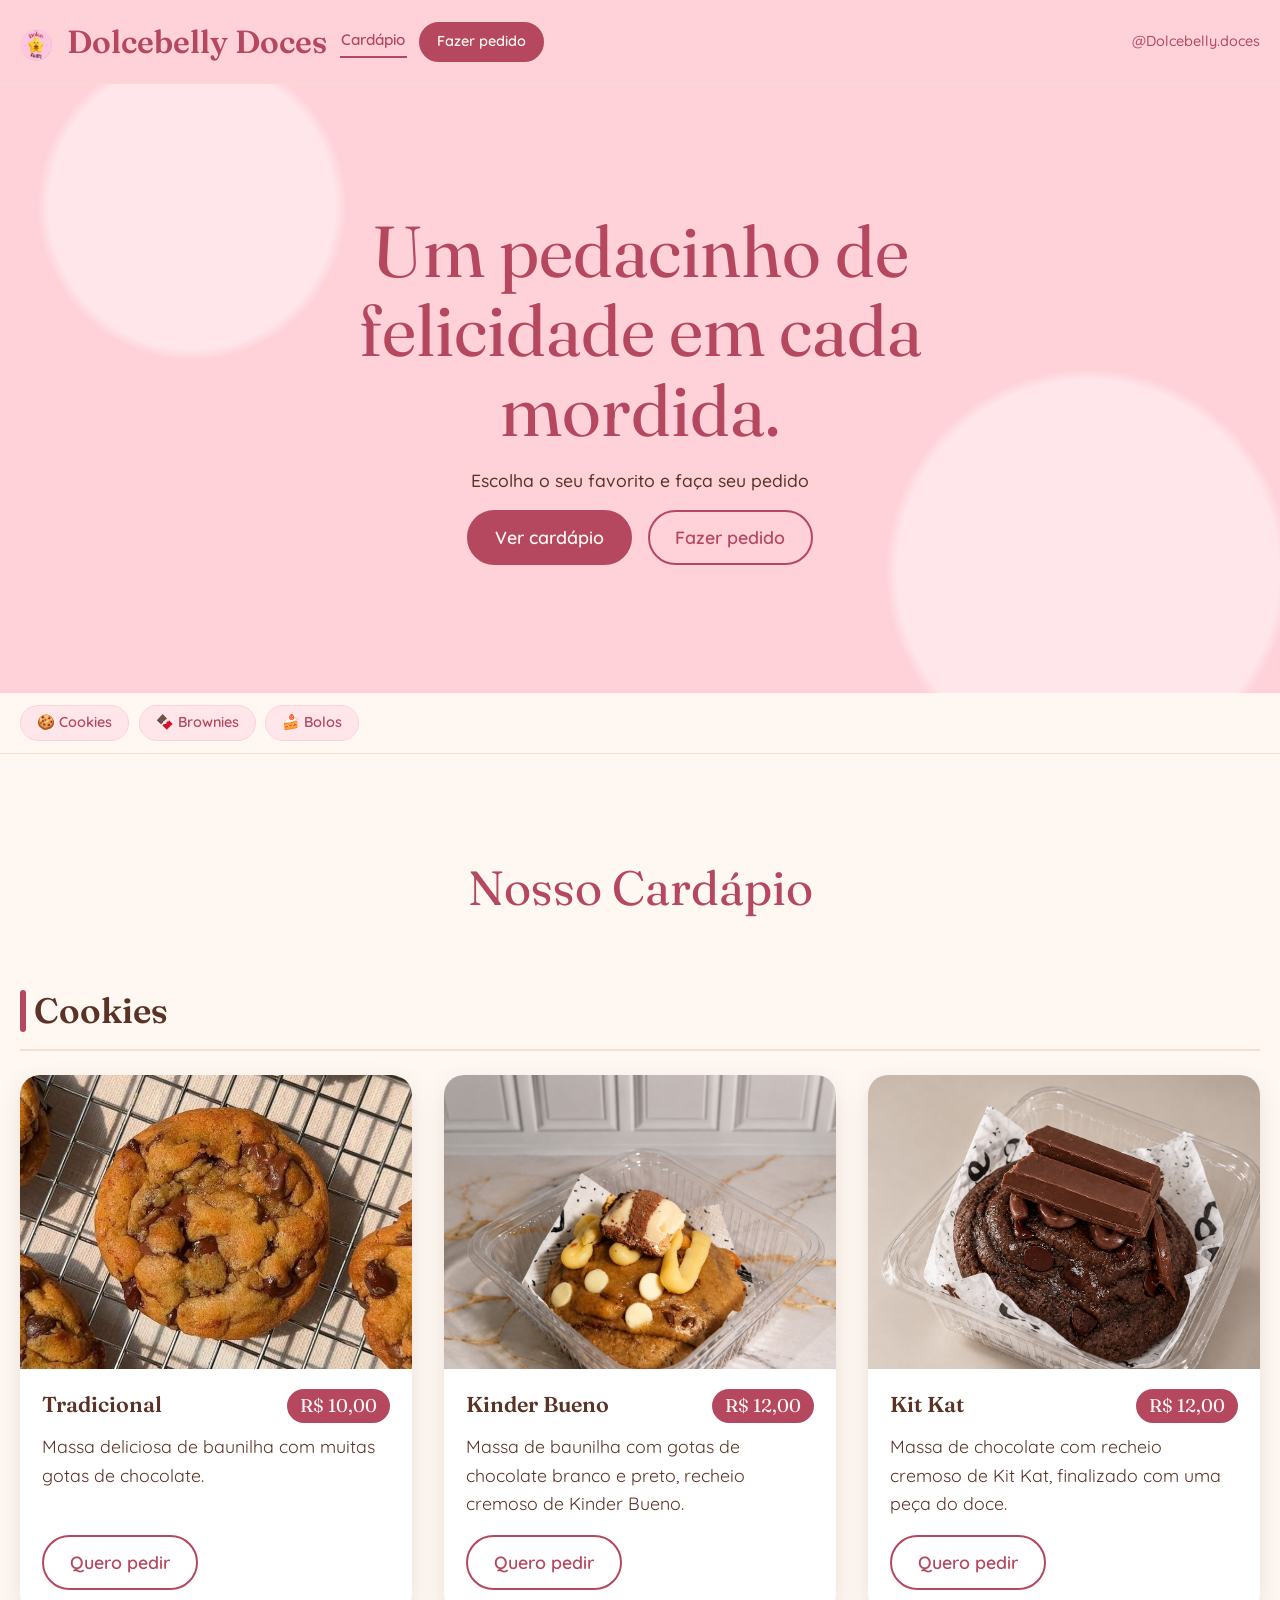
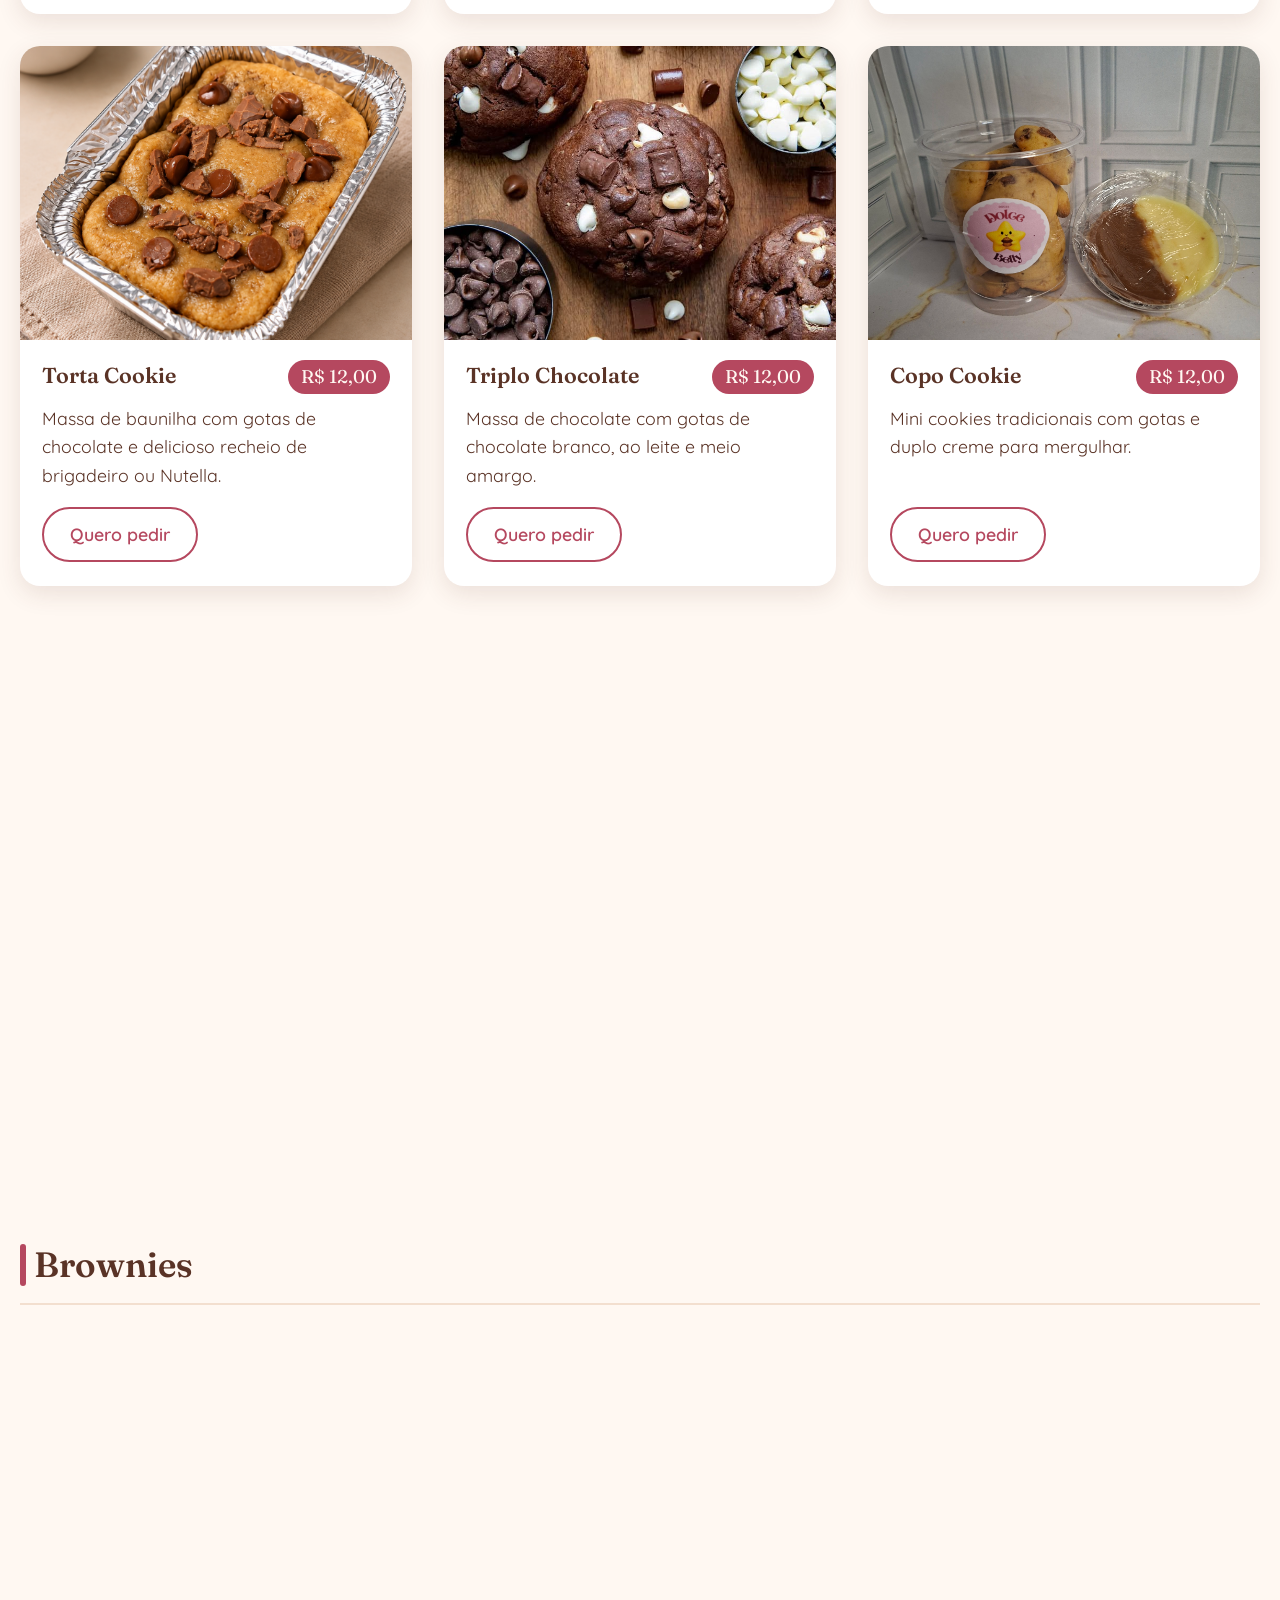
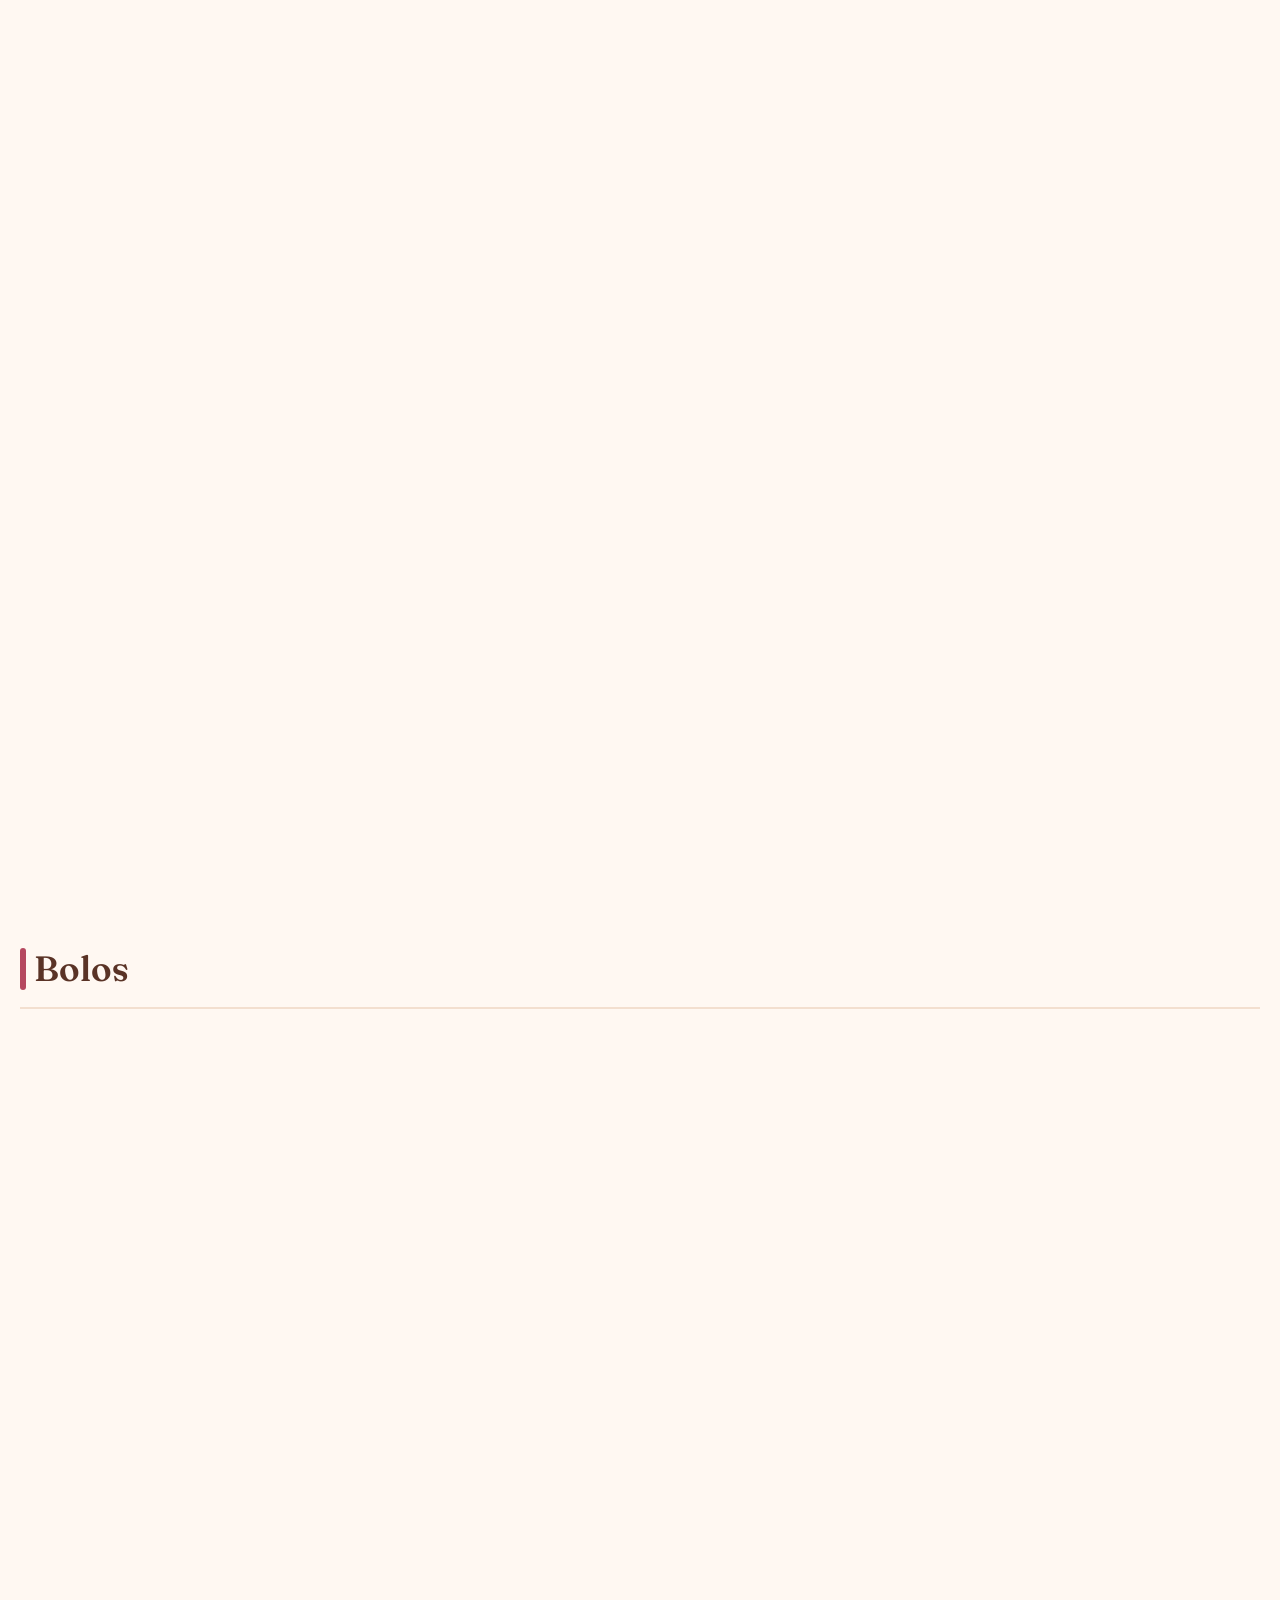
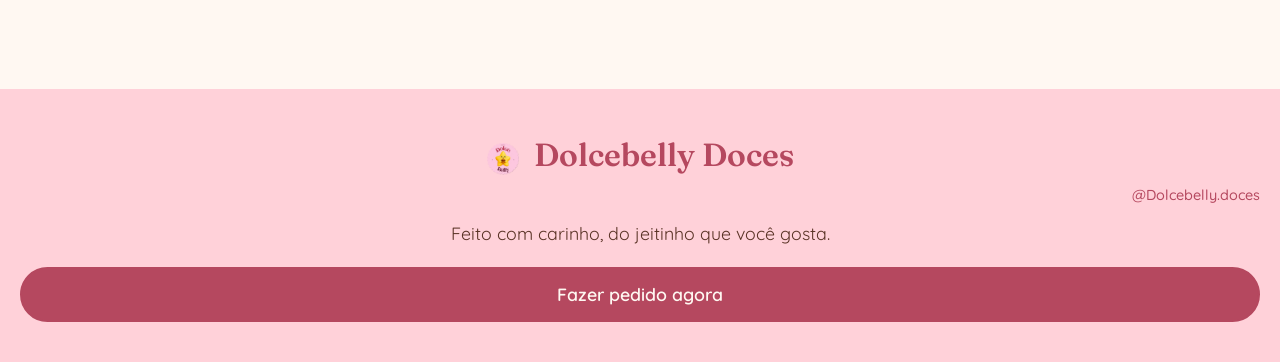
<file: index.html>
<!DOCTYPE html>
<html lang="pt-BR">
<head>
  <meta charset="UTF-8">
  <meta name="viewport" content="width=device-width, initial-scale=1">
  <title>Dolcebelly Doces | Cardápio</title>
  <meta name="description" content="Cardápio da Dolcebelly Doces — cookies, brownies e muito mais. @Dolcebelly.doces">
  <link rel="preconnect" href="https://fonts.googleapis.com">
  <link rel="preconnect" href="https://fonts.gstatic.com" crossorigin>
  <link rel="icon" href="img/estrelinha.png">
  <link href="https://fonts.googleapis.com/css2?family=Fraunces:opsz,wght@9..144,400;9..144,600&family=Quicksand:wght@400;500;600&display=swap" rel="stylesheet">
  <link rel="stylesheet" href="css/style.css">
</head>
<body>

  <header class="site-header">
    <div class="container header-inner">
      <p class="brand"><img src="img/estrelinha.png" alt="" class="brand-star"> Dolcebelly Doces</p>
      <nav class="header-nav" aria-label="Navegação principal">
        <a href="index.html" class="nav-link active">Cardápio</a>
        <a href="pedidos.html" class="nav-link btn btn-solid btn-sm">Fazer pedido</a>
      </nav>
      <a class="handle" href="https://www.instagram.com/dolcebelly.doces" target="_blank" rel="noopener">@Dolcebelly.doces</a>
    </div>
  </header>

  <main>
    <!-- Hero -->
    <section class="hero" aria-labelledby="hero-title">
      <div class="container hero-inner">
        <h1 id="hero-title">Um pedacinho de felicidade em cada mordida.</h1>
        <p class="hero-sub">Escolha o seu favorito e faça seu pedido</p>
        <div class="hero-actions">
          <a class="btn btn-solid" href="#cardapio">Ver cardápio</a>
          <a class="btn" href="pedidos.html">Fazer pedido</a>
        </div>
      </div>
    </section>

    <!-- Navegação rápida por categoria -->
    <div class="category-nav" aria-label="Ir para categoria">
      <div class="container">
        <a href="#sec-cookies" class="category-pill">🍪 Cookies</a>
        <a href="#sec-brownies" class="category-pill">🍫 Brownies</a>
        <a href="#sec-bolos" class="category-pill">🍰 Bolos</a>

      </div>
    </div>

    <!-- Cardápio -->
    <section class="menu" id="cardapio" aria-labelledby="menu-title">
      <div class="container">
        <h2 id="menu-title">Nosso Cardápio</h2>

        <!-- As seções de categoria são injetadas aqui pelo script.js -->
        <div id="menu-sections"></div>
      </div>
    </section>
  </main>

  <footer class="site-footer">
    <div class="container">
      <p class="brand"><img src="img/estrelinha.png" alt="" class="brand-star"> Dolcebelly Doces</p>
      <a class="handle" href="https://www.instagram.com/dolcebelly.doces" target="_blank" rel="noopener">@Dolcebelly.doces</a>
      <p class="footer-note">Feito com carinho, do jeitinho que você gosta.</p>
      <a href="pedidos.html" class="btn btn-solid" style="margin-top:1rem">Fazer pedido agora</a>
    </div>
  </footer>

  <script src="js/script.js"></script>
</body>
</html>
</file>
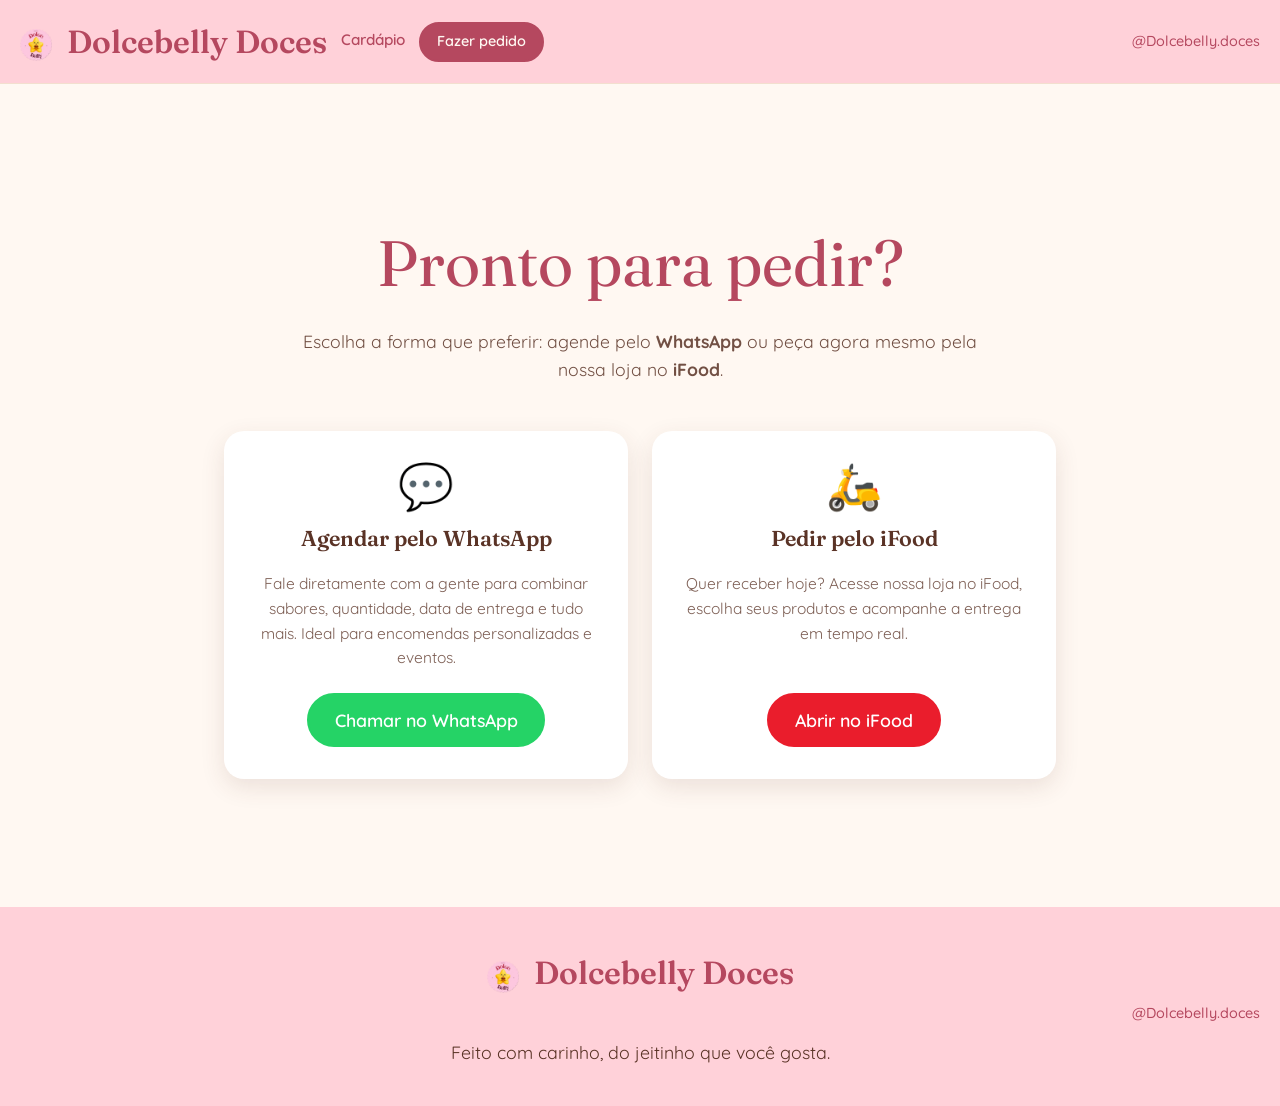
<file: pedidos.html>
<!DOCTYPE html>
<html lang="pt-BR">
<head>
  <meta charset="UTF-8">
  <meta name="viewport" content="width=device-width, initial-scale=1">
  <title>Dolcebelly Doces | Fazer Pedido</title>
  <meta name="description" content="Agende seu pedido na Dolcebelly Doces pelo WhatsApp ou peça agora pelo iFood.">
  <link rel="preconnect" href="https://fonts.googleapis.com">
  <link rel="preconnect" href="https://fonts.gstatic.com" crossorigin>
  <link rel="icon" href="img/estrelinha.png">
  <link href="https://fonts.googleapis.com/css2?family=Fraunces:opsz,wght@9..144,400;9..144,600&family=Quicksand:wght@400;500;600&display=swap" rel="stylesheet">
  <link rel="stylesheet" href="css/style.css">
</head>
<body>

  <header class="site-header">
    <div class="container header-inner">
      <p class="brand"><img src="img/estrelinha.png" alt="" class="brand-star"> Dolcebelly Doces</p>
      <nav class="header-nav" aria-label="Navegação principal">
        <a href="index.html" class="nav-link">Cardápio</a>
        <a href="pedidos.html" class="nav-link btn btn-solid btn-sm active">Fazer pedido</a>
      </nav>
      <a class="handle" href="https://www.instagram.com/dolcebelly.doces" target="_blank" rel="noopener">@Dolcebelly.doces</a>
    </div>
  </header>

  <main>
    <section class="order-cta" aria-labelledby="order-title">
      <div class="container order-cta-inner">

        <div class="order-cta-text">
          <h1 id="order-title">Pronto para pedir?</h1>
          <p>
            Escolha a forma que preferir: agende pelo <strong>WhatsApp</strong> ou peça agora mesmo pela nossa loja no <strong>iFood</strong>.
          </p>
        </div>

        <div class="order-cta-cards">

          <!-- WhatsApp -->
          <div class="cta-card">
            <div class="cta-icon" aria-hidden="true">💬</div>
            <h2>Agendar pelo WhatsApp</h2>
            <p>
              Fale diretamente com a gente para combinar sabores, quantidade, data de entrega e tudo mais. Ideal para encomendas personalizadas e eventos.
            </p>
            <a
              href="https://wa.me/559180967765?text=Ol%C3%A1!%20Gostaria%20de%20agendar%20um%20pedido%20%F0%9F%8D%AA"
              target="_blank"
              rel="noopener"
              class="btn btn-whatsapp"
            >
              Chamar no WhatsApp
            </a>
          </div>

          <!-- iFood -->
          <div class="cta-card">
            <div class="cta-icon" aria-hidden="true">🛵</div>
            <h2>Pedir pelo iFood</h2>
            <p>
              Quer receber hoje? Acesse nossa loja no iFood, escolha seus produtos e acompanhe a entrega em tempo real.
            </p>
            <a
              href="https://www.ifood.com.br/delivery/ananindeua-pa/dolce-belly-doceria-cidade-nova/1606f21b-e356-42de-b28c-75250810105e?UTM_Medium=share"
              target="_blank"
              rel="noopener"
              class="btn btn-ifood"
            >
              Abrir no iFood
            </a>
          </div>

        </div>

      </div>
    </section>
  </main>

  <footer class="site-footer">
    <div class="container">
      <p class="brand"><img src="img/estrelinha.png" alt="" class="brand-star"> Dolcebelly Doces</p>
      <a class="handle" href="https://www.instagram.com/dolcebelly.doces" target="_blank" rel="noopener">@Dolcebelly.doces</a>
      <p class="footer-note">Feito com carinho, do jeitinho que você gosta.</p>
    </div>
  </footer>

  <script src="js/script.js"></script>
</body>
</html>
</file>
<file: css/style.css>
/* ─── TOKENS ──────────────────────────────────────────────────────────────── */
:root {
  --pink:      #ffd1d9;
  --pink-soft: #ffe6ea;
  --cream:     #fff8f2;
  --berry:     #b5485f;
  --choco:     #5a3326;
  --beige:     #f3dfcf;
  --radius:    1.25rem;
  --shadow:    0 .5rem 1.5rem rgba(90, 51, 38, .12);
}

/* ─── RESET ───────────────────────────────────────────────────────────────── */
*, *::before, *::after { box-sizing: border-box; margin: 0; }
html { scroll-behavior: smooth; }
body {
  font-family: "Quicksand", system-ui, sans-serif;
  background: var(--cream);
  color: var(--choco);
  line-height: 1.6;
  font-size: clamp(1rem, .95rem + .2vw, 1.125rem);
}
h1, h2, h3, .brand, .price { font-family: "Fraunces", Georgia, serif; }
a { color: inherit; }
:focus-visible { outline: .18rem solid var(--berry); outline-offset: .2rem; }
.container { width: min(100% - 2.5rem, 78rem); margin-inline: auto; }

/* ─── HEADER ──────────────────────────────────────────────────────────────── */
.site-header {
  background: var(--pink);
  padding-block: 1rem;
  border-bottom: 1px solid var(--beige);
  position: sticky;
  top: 0;
  z-index: 100;
}
.header-inner {
  display: grid;
  grid-template-columns: 1fr auto;
  grid-template-rows: auto auto;
  align-items: center;
  gap: .4rem .8rem;
}
.brand {
  font-size: clamp(1.4rem, 1.1rem + 1.2vw, 2rem);
  color: var(--berry);
  font-weight: 600;
}
.handle {
  color: var(--berry);
  text-decoration: none;
  font-weight: 500;
  font-size: .9rem;
  grid-column: 1 / -1;
  text-align: center;
}
.handle:hover { text-decoration: underline; }

.header-nav {
  display: flex;
  align-items: center;
  gap: .75rem;
}
.nav-link {
  text-decoration: none;
  font-weight: 600;
  color: var(--berry);
  font-size: .95rem;
  padding: .2rem .1rem;
  border-bottom: 2px solid transparent;
  transition: border-color .2s;
}
.nav-link:hover { border-bottom-color: var(--berry); }
.nav-link.active { border-bottom-color: var(--berry); }

@media (min-width: 40rem) {
  .header-inner {
    grid-template-columns: auto 1fr auto;
    grid-template-rows: 1fr;
  }
  .handle {
    grid-column: auto;
    text-align: right;
  }
}

/* ─── BOTÕES ──────────────────────────────────────────────────────────────── */
.btn {
  display: inline-block;
  border: 2px solid var(--berry);
  border-radius: 999px;
  padding: .7rem 1.6rem;
  font: inherit;
  font-weight: 600;
  cursor: pointer;
  text-decoration: none;
  background: transparent;
  color: var(--berry);
  transition: background .25s, color .25s, transform .25s;
}
.btn:hover { background: var(--berry); color: var(--cream); transform: translateY(-2px); }
.btn-solid  { background: var(--berry); color: var(--cream); }
.btn-solid:hover { background: var(--choco); border-color: var(--choco); }
.btn-sm  { padding: .4rem 1rem; font-size: .9rem; }
.btn-full { width: 100%; text-align: center; }

/* ─── HERO ────────────────────────────────────────────────────────────────── */
.hero {
  background:
    radial-gradient(circle at 15% 20%, var(--pink-soft) 0 12%, transparent 13%),
    radial-gradient(circle at 85% 80%, var(--pink-soft) 0 16%, transparent 17%),
    var(--pink);
  padding-block: clamp(3.5rem, 10vw, 8rem);
  text-align: center;
}
.hero-inner {
  max-width: 48rem;
  display: flex;
  flex-direction: column;
  align-items: center;
  gap: 1rem;
}
.hero h1 {
  font-size: clamp(2.2rem, 1.2rem + 4.5vw, 4.5rem);
  line-height: 1.1;
  color: var(--berry);
  font-weight: 400;
}
.hero-sub { font-size: 1.1rem; font-weight: 500; }
.hero-actions { display: flex; gap: 1rem; flex-wrap: wrap; justify-content: center; }
.hero-inner > * { animation: rise .8s ease both; }
.hero-inner > :nth-child(2) { animation-delay: .15s; }
.hero-inner > :nth-child(3) { animation-delay: .3s; }
.hero-inner > :nth-child(4) { animation-delay: .45s; }

/* ─── NAVEGAÇÃO POR CATEGORIA ─────────────────────────────────────────────── */
.category-nav {
  background: var(--cream);
  border-bottom: 1px solid var(--beige);
  padding-block: .75rem;
  position: sticky;
  top: 64px;          /* altura do header sticky */
  z-index: 90;
}
.category-nav .container {
  display: flex;
  gap: .6rem;
  flex-wrap: wrap;
}
.category-pill {
  display: inline-block;
  text-decoration: none;
  font-weight: 600;
  font-size: .9rem;
  color: var(--berry);
  background: var(--pink-soft);
  border: 1.5px solid var(--pink);
  border-radius: 999px;
  padding: .35rem 1rem;
  transition: background .2s, color .2s, transform .2s;
}
.category-pill:hover {
  background: var(--berry);
  color: var(--cream);
  border-color: var(--berry);
  transform: translateY(-2px);
}

/* ─── SEÇÕES DE CATEGORIA NO CARDÁPIO ────────────────────────────────────── */
.menu { padding-block: clamp(3rem, 8vw, 6rem); }
.menu > .container > h2 {
  text-align: center;
  font-size: clamp(1.8rem, 1.2rem + 2.5vw, 3rem);
  color: var(--berry);
  font-weight: 400;
  margin-bottom: clamp(2rem, 5vw, 3.5rem);
}

.product-section { margin-bottom: clamp(3rem, 7vw, 5rem); }
.product-section:last-child { margin-bottom: 0; }

.section-title {
  font-size: clamp(1.4rem, 1rem + 1.8vw, 2.2rem);
  color: var(--choco);
  font-weight: 600;
  font-family: "Fraunces", Georgia, serif;
  margin-bottom: 1.5rem;
  padding-bottom: .6rem;
  border-bottom: 2px solid var(--beige);
  display: flex;
  align-items: center;
  gap: .5rem;
}
.section-title::before {
  content: "";
  display: inline-block;
  width: .4rem;
  height: 1.2em;
  background: var(--berry);
  border-radius: 999px;
  flex-shrink: 0;
}

/* ─── GRID DE CARDS ───────────────────────────────────────────────────────── */
.grid { display: grid; gap: clamp(1.25rem, 2.5vw, 2rem); grid-template-columns: 1fr; }
@media (min-width: 40rem) { .grid { grid-template-columns: repeat(2, 1fr); } }
@media (min-width: 64rem) { .grid { grid-template-columns: repeat(3, 1fr); } }
@media (min-width: 100rem) {
  .grid { grid-template-columns: repeat(4, 1fr); }
  .container { width: min(100% - 4rem, 100rem); }
}

/* ─── CARDS ───────────────────────────────────────────────────────────────── */
.card {
  display: flex; flex-direction: column;
  background: #fff; border-radius: var(--radius);
  overflow: hidden; box-shadow: var(--shadow);
  opacity: 0; transform: translateY(1.2rem);
  transition: opacity .6s ease, transform .6s ease, box-shadow .3s;
}
.card.visible { opacity: 1; transform: none; }
@media (hover: hover) {
  .card.visible:hover { transform: translateY(-.4rem); box-shadow: 0 1rem 2rem rgba(90,51,38,.18); }
  .card:hover .card-img img { transform: scale(1.05); }
}
.card-img { position: relative; aspect-ratio: 4/3; background: var(--pink-soft); overflow: hidden; }
.card-img img { width: 100%; height: 100%; object-fit: cover; display: block; transition: transform .5s ease; }
.card-img.placeholder img { display: none; }
.card-img.placeholder::after {
  content: "Foto do produto\A" attr(data-file); white-space: pre; text-align: center;
  position: absolute; inset: .9rem; display: grid; place-items: center;
  border: 2px dashed var(--berry); border-radius: .8rem; color: var(--berry); font-size: .9rem;
}
.card-body  { display: flex; flex-direction: column; gap: .6rem; padding: 1.25rem 1.4rem 1.5rem; flex: 1; }
.card-head  { display: flex; justify-content: space-between; align-items: baseline; gap: 1rem; }
.card h3    { font-size: 1.35rem; font-weight: 600; color: var(--choco); line-height: 1.2; }
.price      { background: var(--berry); color: var(--cream); padding: .15rem .8rem; border-radius: 999px; font-size: 1.15rem; white-space: nowrap; }
.card p     { flex: 1; }
.card .btn  { align-self: flex-start; margin-top: .5rem; }

/* ─── PÁGINA DE PEDIDOS (CTA simples) ────────────────────────────────────── */
.order-cta {
  padding-block: clamp(4rem, 10vw, 8rem);
}
.order-cta-inner {
  display: flex;
  flex-direction: column;
  align-items: center;
  gap: 3rem;
  text-align: center;
}
.order-cta-text h1 {
  font-size: clamp(2.2rem, 1.2rem + 4vw, 4rem);
  color: var(--berry);
  font-weight: 400;
  margin-bottom: .75rem;
}
.order-cta-text p {
  font-size: 1.1rem;
  max-width: 44rem;
  opacity: .85;
}

.order-cta-cards {
  display: grid;
  gap: 1.5rem;
  width: 100%;
  max-width: 52rem;
  grid-template-columns: 1fr;
}
@media (min-width: 40rem) {
  .order-cta-cards { grid-template-columns: 1fr 1fr; }
}

.cta-card {
  background: #fff;
  border-radius: var(--radius);
  box-shadow: var(--shadow);
  padding: 2rem 1.75rem;
  display: flex;
  flex-direction: column;
  align-items: center;
  gap: .9rem;
  text-align: center;
}
.cta-icon {
  font-size: 2.8rem;
  line-height: 1;
}
.cta-card h2 {
  font-size: 1.35rem;
  color: var(--choco);
  font-weight: 600;
}
.cta-card p {
  font-size: .97rem;
  opacity: .78;
  flex: 1;
}

/* Botão WhatsApp */
.btn-whatsapp {
  display: inline-block;
  border: 2px solid #25d366;
  border-radius: 999px;
  padding: .7rem 1.6rem;
  font: inherit;
  font-weight: 600;
  cursor: pointer;
  text-decoration: none;
  background: #25d366;
  color: #fff;
  transition: background .25s, color .25s, transform .25s;
  margin-top: .5rem;
}
.btn-whatsapp:hover { background: #1da851; border-color: #1da851; transform: translateY(-2px); }

/* Botão iFood */
.btn-ifood {
  display: inline-block;
  border: 2px solid #ea1d2c;
  border-radius: 999px;
  padding: .7rem 1.6rem;
  font: inherit;
  font-weight: 600;
  cursor: pointer;
  text-decoration: none;
  background: #ea1d2c;
  color: #fff;
  transition: background .25s, color .25s, transform .25s;
  margin-top: .5rem;
}
.btn-ifood:hover { background: #c41020; border-color: #c41020; transform: translateY(-2px); }

/* ─── FOOTER ──────────────────────────────────────────────────────────────── */
.site-footer { background: var(--pink); text-align: center; padding-block: 2.5rem; }
.site-footer .container { display: grid; gap: .2rem; }
.footer-note { margin-top: .6rem; }

/* ─── ESTRELINHA ──────────────────────────────────────────────────────────── */
.brand-star {
  display: inline-block;
  height: 1em;
  width: auto;
  vertical-align: middle;
  margin-right: .25em;
  object-fit: contain;
}

/* ─── ANIMAÇÕES ───────────────────────────────────────────────────────────── */
@keyframes rise {
  from { opacity: 0; transform: translateY(1rem); }
  to   { opacity: 1; transform: none; }
}
@media (prefers-reduced-motion: reduce) {
  *, *::before, *::after {
    animation: none !important;
    transition: none !important;
    scroll-behavior: auto !important;
  }
  .card { opacity: 1; transform: none; }
}
</file>
